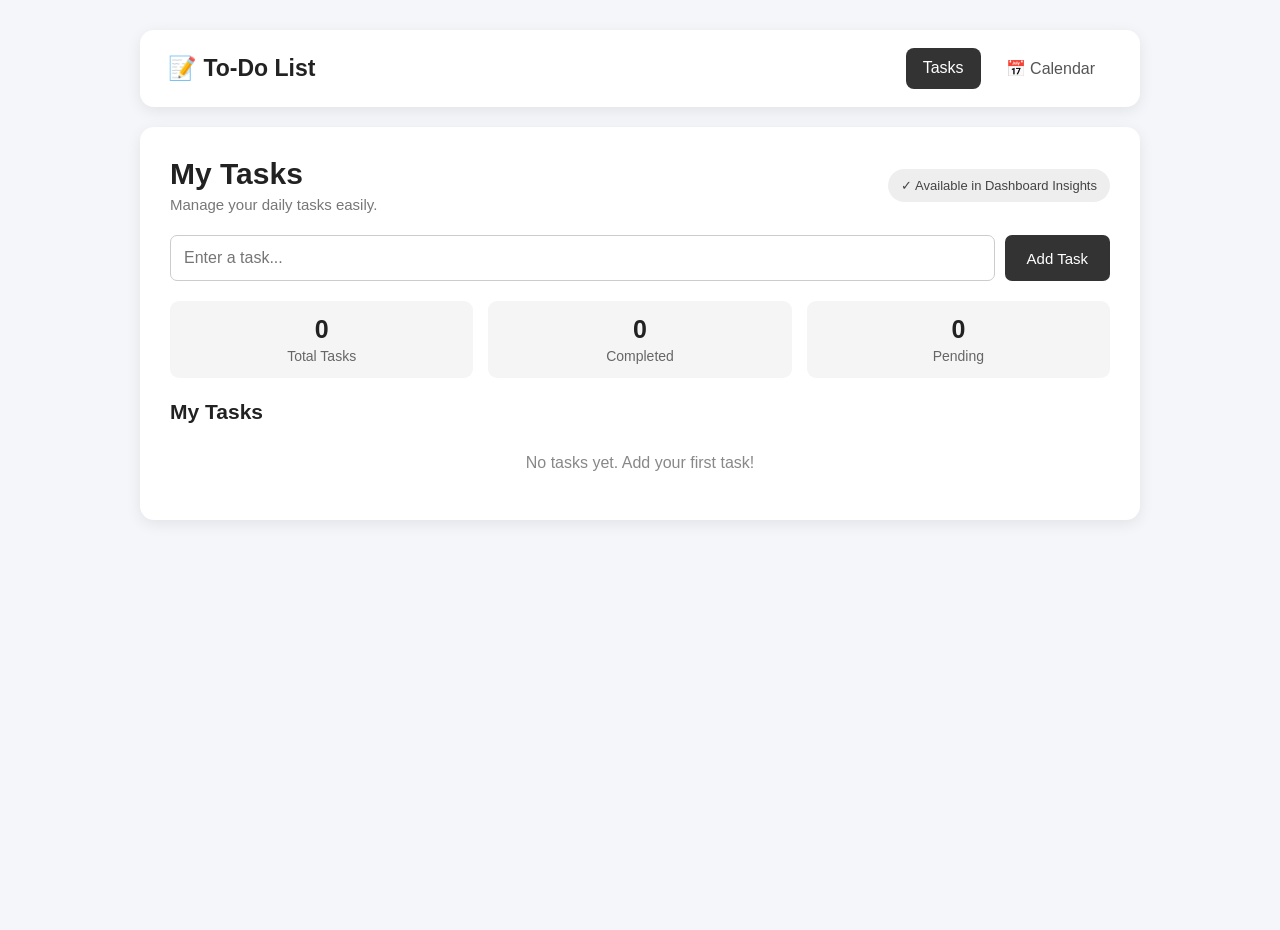
<file: index.html>
<!DOCTYPE html>
<html lang="en">
<head>
    <meta charset="UTF-8">
    <meta name="viewport" content="width=device-width, initial-scale=1.0">

    <title>To-Do List</title>

    <link rel="stylesheet" href="style.css">
</head>

<body>

    <div class="container">

        <!-- Navigation -->
        <nav>
            <div class="logo">📝 To-Do List</div>

            <div class="nav-links">
                <a href="index.html" class="active">Tasks</a>
                <a href="calendar.html">📅 Calendar</a>
            </div>
        </nav>

        <!-- Main Content -->
        <main>

            <div class="heading">
                <div>
                    <h1>My Tasks</h1>
                    <p>Manage your daily tasks easily.</p>
                </div>

                <span class="dashboard-badge">
                    ✓ Available in Dashboard Insights
                </span>
            </div>

            <!-- Add Task -->
            <form id="taskForm" class="input-box">

                <input
                    type="text"
                    id="taskInput"
                    placeholder="Enter a task..."
                    autocomplete="off"
                    required
                >

                <button type="submit">Add Task</button>

            </form>

            <!-- Task Summary -->
            <div class="summary">

                <div class="summary-box">
                    <span id="totalTasks">0</span>
                    <p>Total Tasks</p>
                </div>

                <div class="summary-box">
                    <span id="completedTasks">0</span>
                    <p>Completed</p>
                </div>

                <div class="summary-box">
                    <span id="pendingTasks">0</span>
                    <p>Pending</p>
                </div>

            </div>

            <!-- Task List -->
            <div class="task-section">

                <h2>My Tasks</h2>

                <ul id="taskList"></ul>

                <p id="emptyMessage" class="empty-message">
                    No tasks yet. Add your first task!
                </p>

            </div>

        </main>

    </div>

    <script src="script.js"></script>

</body>
</html>
</file>
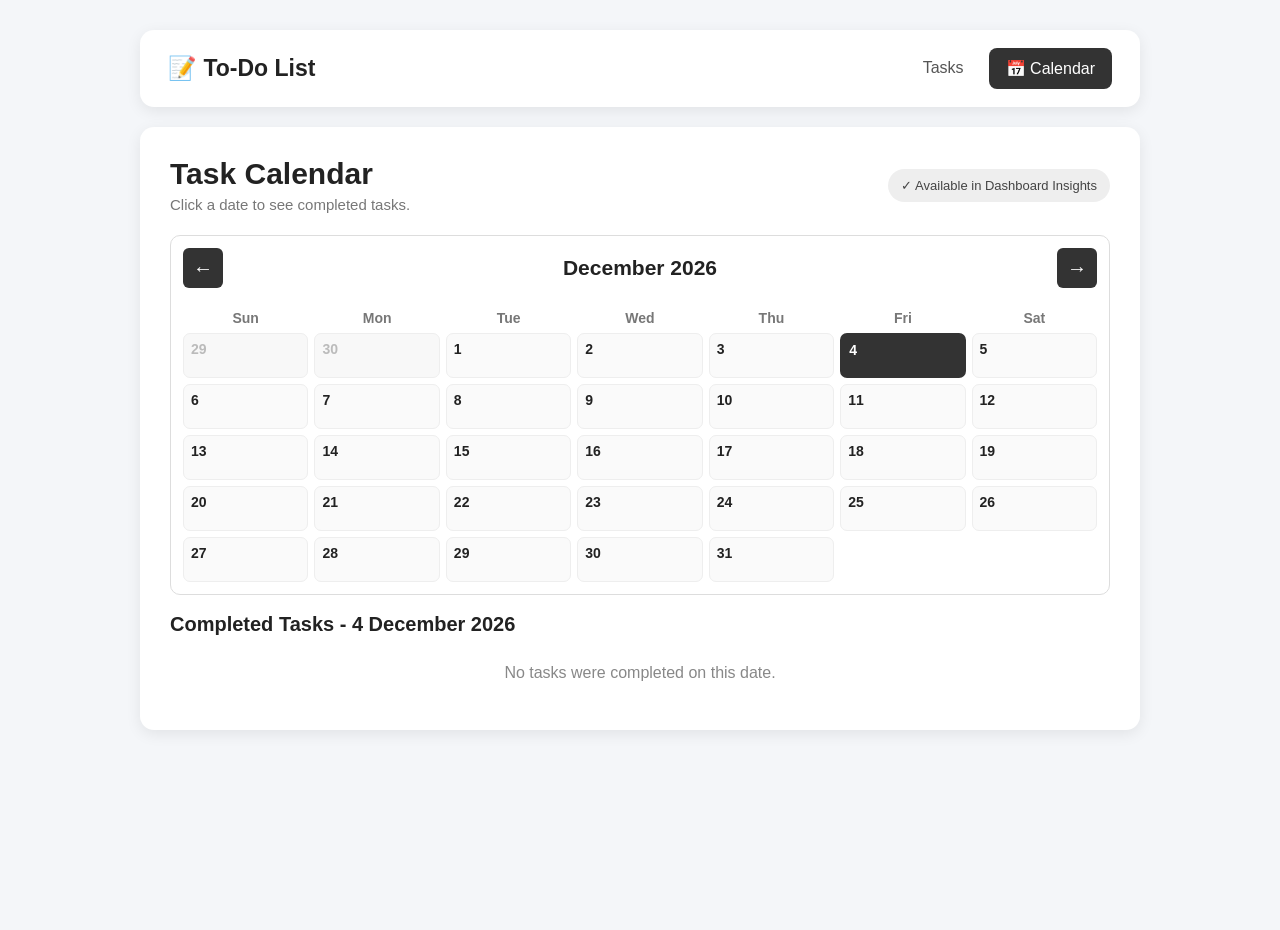
<file: calendar.html>
<!DOCTYPE html>
<html lang="en">
<head>
    <meta charset="UTF-8">
    <meta name="viewport" content="width=device-width, initial-scale=1.0">

    <title>Task Calendar</title>

    <link rel="stylesheet" href="style.css">
</head>

<body>

    <div class="container">

        <!-- Navigation -->
        <nav>

            <div class="logo">📝 To-Do List</div>

            <div class="nav-links">
                <a href="index.html">Tasks</a>
                <a href="calendar.html" class="active">📅 Calendar</a>
            </div>

        </nav>

        <main>

            <div class="heading">
                <div>
                    <h1>Task Calendar</h1>
                    <p>Click a date to see completed tasks.</p>
                </div>

                <span class="dashboard-badge">
                    ✓ Available in Dashboard Insights
                </span>
            </div>

            <!-- Calendar -->
            <div class="calendar-box">

                <div class="calendar-header">

                    <button id="prevMonth" class="month-btn">
                        ←
                    </button>

                    <h2 id="monthYear"></h2>

                    <button id="nextMonth" class="month-btn">
                        →
                    </button>

                </div>

                <!-- Week Days -->
                <div class="weekdays">

                    <div>Sun</div>
                    <div>Mon</div>
                    <div>Tue</div>
                    <div>Wed</div>
                    <div>Thu</div>
                    <div>Fri</div>
                    <div>Sat</div>

                </div>

                <!-- Calendar Days -->
                <div id="calendarDays" class="calendar-days"></div>

            </div>

            <!-- Selected Date -->
            <div class="completed-section">

                <h2 id="selectedDate">
                    Select a date
                </h2>

                <div id="completedTasksList">

                    <p class="empty-message">
                        Click a date on the calendar to view completed tasks.
                    </p>

                </div>

            </div>

        </main>

    </div>

    <script src="script.js"></script>

</body>
</html>
</file>
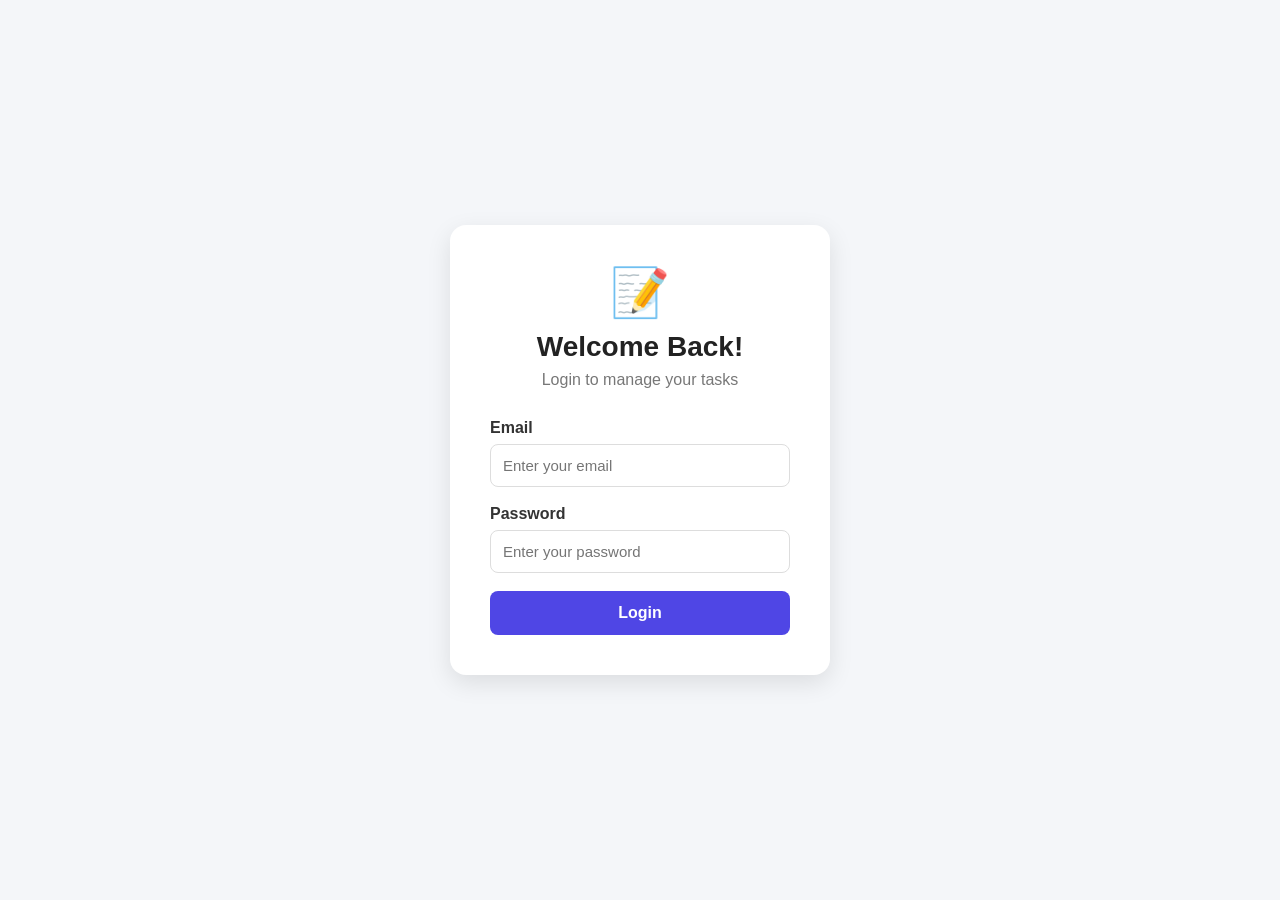
<file: login.html>
<!DOCTYPE html>
<html lang="en">
<head>
    <meta charset="UTF-8">
    <meta name="viewport" content="width=device-width, initial-scale=1.0">
    <title>Login | To-Do List</title>
    <link rel="stylesheet" href="style.css">
</head>

<body class="login-page">

    <div class="login-box">

        <div class="login-icon">📝</div>

        <h1>Welcome Back!</h1>
        <p>Login to manage your tasks</p>

        <form id="loginForm">

            <div class="input-group">
                <label>Email</label>
                <input
                    type="email"
                    id="email"
                    placeholder="Enter your email"
                    required
                >
            </div>

            <div class="input-group">
                <label>Password</label>
                <input
                    type="password"
                    id="password"
                    placeholder="Enter your password"
                    required
                >
            </div>

            <button type="submit" class="login-btn">
                Login
            </button>

        </form>

        

    </div>

    <script>
        document.getElementById("loginForm").addEventListener("submit", function(event) {

            event.preventDefault();

            const email = document.getElementById("email").value;
            const password = document.getElementById("password").value;

            if (email && password) {
                localStorage.setItem("loggedIn", "true");

                window.location.href = "index.html";
            }
        });
    </script>

</body>
</html>
</file>
<file: style.css>
/* =========================================
   RESET
========================================= */

* {
    margin: 0;
    padding: 0;
    box-sizing: border-box;
}


/* =========================================
   BODY
========================================= */

html,
body {
    width: 100%;
    height: 100%;
}

body {
    font-family: Arial, sans-serif;
    background: #f4f6f9;
    color: #222;

    /* No page scrolling */
    overflow: auto;
}


/* =========================================
   MAIN CONTAINER
========================================= */

.container {
    width: 90%;
    max-width: 1000px;

    

    margin: 30px auto;

    display: flex;
    flex-direction: column;
    justify-content: center;
}


/* =========================================
   NAVIGATION
========================================= */

nav {
    background: white;

    padding: 18px 28px;

    border-radius: 14px;

    display: flex;
    justify-content: space-between;
    align-items: center;

    box-shadow: 0 4px 15px rgba(0, 0, 0, 0.08);

    margin-bottom: 20px;

    flex-shrink: 0;
}

.logo {
    font-size: 23px;
    font-weight: bold;
}

.nav-links {
    display: flex;
    gap: 8px;
}

.nav-links a {
    text-decoration: none;

    color: #555;

    padding: 11px 17px;

    border-radius: 8px;

    transition: 0.2s;
}

.nav-links a:hover {
    background: #f0f0f0;
}

.nav-links a.active {
    background: #333;
    color: white;
}


/* =========================================
   MAIN CONTENT
========================================= */

main {
    background: white;

    padding: 30px;

    border-radius: 14px;

    box-shadow: 0 4px 15px rgba(0, 0, 0, 0.08);

    margin-bottom: 30px;
}


/* =========================================
   HEADING
========================================= */

.heading {
    display: flex;

    justify-content: space-between;

    align-items: center;

    gap: 20px;

    margin-bottom: 22px;
}

.heading h1 {
    font-size: 30px;

    margin-bottom: 5px;
}

.heading p {
    color: #777;

    font-size: 15px;
}


/* =========================================
   DASHBOARD BADGE
========================================= */

.dashboard-badge {
    background: #eeeeee;

    color: #444;

    padding: 9px 13px;

    border-radius: 20px;

    font-size: 13px;

    white-space: nowrap;
}


/* =========================================
   ADD TASK
========================================= */

.input-box {
    display: flex;

    gap: 10px;

    margin-bottom: 20px;
}

.input-box input {
    flex: 1;

    padding: 13px;

    border: 1px solid #ccc;

    border-radius: 7px;

    font-size: 16px;

    outline: none;
}

.input-box input:focus {
    border-color: #333;
}

.input-box button {
    padding: 13px 22px;

    border: none;

    border-radius: 7px;

    background: #333;

    color: white;

    cursor: pointer;

    font-size: 15px;

    transition: 0.2s;
}

.input-box button:hover {
    background: #555;
}


/* =========================================
   SUMMARY BOXES
========================================= */

.summary {
    display: grid;

    grid-template-columns: repeat(3, 1fr);

    gap: 15px;

    margin-bottom: 22px;
}

.summary-box {
    background: #f5f5f5;

    padding: 14px;

    border-radius: 9px;

    text-align: center;
}

.summary-box span {
    display: block;

    font-size: 25px;

    font-weight: bold;

    margin-bottom: 4px;
}

.summary-box p {
    color: #666;

    font-size: 14px;
}


/* =========================================
   TASK SECTION
========================================= */

.task-section h2 {
    font-size: 21px;

    margin-bottom: 12px;
}

#taskList {
    list-style: none;

    max-height: 300px;

    overflow-y: auto;

    padding-right: 5px;
}


/* =========================================
   TASK ITEM
========================================= */

.task-item {
    display: flex;

    align-items: center;

    justify-content: space-between;

    gap: 15px;

    background: #f7f7f7;

    padding: 12px;

    border-radius: 7px;

    margin-bottom: 8px;
}

.task-left {
    display: flex;

    align-items: center;

    gap: 12px;

    flex: 1;

    min-width: 0;
}

.task-checkbox {
    width: 18px;

    height: 18px;

    cursor: pointer;

    flex-shrink: 0;
}

.task-text {
    font-size: 16px;

    word-break: break-word;
}

.task-text.completed {
    text-decoration: line-through;

    color: #888;
}


/* =========================================
   DELETE BUTTON
========================================= */

.delete-btn {
    background: #e74c3c;

    color: white;

    border: none;

    padding: 8px 12px;

    border-radius: 6px;

    cursor: pointer;

    flex-shrink: 0;

    transition: 0.2s;
}

.delete-btn:hover {
    background: #c0392b;
}


/* =========================================
   EMPTY MESSAGE
========================================= */

.empty-message {
    text-align: center;

    color: #888;

    padding: 18px;
}


/* =========================================
   CALENDAR
========================================= */

.calendar-box {
    border: 1px solid #ddd;

    border-radius: 10px;

    padding: 12px;
}


/* =========================================
   CALENDAR HEADER
========================================= */

.calendar-header {
    display: flex;

    justify-content: space-between;

    align-items: center;

    margin-bottom: 15px;
}

.calendar-header h2 {
    font-size: 21px;
}

.month-btn {
    width: 40px;

    height: 40px;

    border: none;

    border-radius: 6px;

    background: #333;

    color: white;

    font-size: 20px;

    cursor: pointer;

    transition: 0.2s;
}

.month-btn:hover {
    background: #555;
}


/* =========================================
   WEEK DAYS
========================================= */

.weekdays,
.calendar-days {
    display: grid;

    grid-template-columns: repeat(7, 1fr);

    gap: 6px;
}

.weekdays div {
    text-align: center;

    font-weight: bold;

    color: #777;

    padding: 7px 0;

    font-size: 14px;
}


/* =========================================
   CALENDAR DAYS
========================================= */

.calendar-day {
    min-height: 45px;

    border: 1px solid #eee;

    border-radius: 7px;

    background: #fafafa;

    padding: 7px;

    cursor: pointer;

    transition: 0.2s;
}

.calendar-day:hover {
    background: #eeeeee;
}

.calendar-day.other-month {
    color: #bbb;

    background: #f8f8f8;

    cursor: default;
}

.calendar-day.today {
    border: 2px solid #333;
}

.calendar-day.selected {
    background: #333;

    color: white;
}

.day-number {
    font-weight: bold;

    font-size: 14px;
}


/* =========================================
   TASK DOT ON CALENDAR
========================================= */

.task-dot {
    width: 7px;

    height: 7px;

    background: #27ae60;

    border-radius: 50%;

    margin-top: 7px;
}


/* =========================================
   COMPLETED TASKS
========================================= */

.completed-section {
    margin-top: 18px;
}

.completed-section h2 {
    font-size: 20px;

    margin-bottom: 10px;
}

.completed-task {
    background: #f5f5f5;

    padding: 11px;

    margin-bottom: 7px;

    border-radius: 7px;

    border-left: 4px solid #27ae60;
}


/* =========================================
   CUSTOM SCROLLBAR
   Only task list can scroll if there are
   many tasks. The PAGE itself does not scroll.
========================================= */

#taskList::-webkit-scrollbar {
    width: 6px;
}

#taskList::-webkit-scrollbar-track {
    background: #f1f1f1;

    border-radius: 10px;
}

#taskList::-webkit-scrollbar-thumb {
    background: #bbb;

    border-radius: 10px;
}


/* =========================================
   MOBILE
========================================= */

@media (max-width: 600px) {

    body {
        overflow: hidden;
    }

    .container {
        width: 94%;
    }

    nav {
        padding: 14px 16px;
    }

    .logo {
        font-size: 18px;
    }

    .nav-links a {
        padding: 8px 10px;

        font-size: 13px;
    }

    main {
        padding: 20px;

        max-height: 82vh;
    }

    .heading {
        flex-direction: column;

        align-items: flex-start;

        gap: 10px;
    }

    .heading h1 {
        font-size: 25px;
    }

    .dashboard-badge {
        font-size: 12px;
    }

    .input-box {
        flex-direction: column;
    }

    .summary {
        gap: 8px;
    }

    .summary-box {
        padding: 10px 5px;
    }

    .summary-box span {
        font-size: 20px;
    }

    .summary-box p {
        font-size: 12px;
    }

    .calendar-box {
        padding: 10px;
    }

    .calendar-day {
        min-height: 45px;

        padding: 5px;
    }

    .weekdays div {
        font-size: 11px;
    }

    .day-number {
        font-size: 12px;
    }
}
/* ================================
   LOGIN PAGE
================================ */

.login-page {
    min-height: 100vh;
    margin: 0;

    display: flex;
    justify-content: center;
    align-items: center;

    background: #f4f6f9;
}

.login-box {
    width: 380px;
    max-width: 90%;

    background: white;
    padding: 40px;

    border-radius: 16px;

    box-shadow: 0 8px 25px rgba(0, 0, 0, 0.10);

    text-align: center;
}

.login-icon {
    font-size: 48px;
    margin-bottom: 10px;
}

.login-box h1 {
    margin: 0;
    font-size: 28px;
    color: #222;
}

.login-box > p {
    color: #777;
    margin-top: 8px;
    margin-bottom: 30px;
}

.input-group {
    text-align: left;
    margin-bottom: 18px;
}

.input-group label {
    display: block;
    margin-bottom: 7px;
    font-weight: bold;
    color: #333;
}

.input-group input {
    width: 100%;
    box-sizing: border-box;

    padding: 12px;

    border: 1px solid #ddd;
    border-radius: 8px;

    font-size: 15px;
    outline: none;
}

.input-group input:focus {
    border-color: #4f46e5;
}

.login-btn {
    width: 100%;

    padding: 13px;

    border: none;
    border-radius: 8px;

    background: #4f46e5;
    color: white;

    font-size: 16px;
    font-weight: bold;

    cursor: pointer;
}

.login-btn:hover {
    background: #4338ca;
}

.login-note {
    font-size: 13px;
    color: #999;
    margin-top: 20px;
}
</file>
